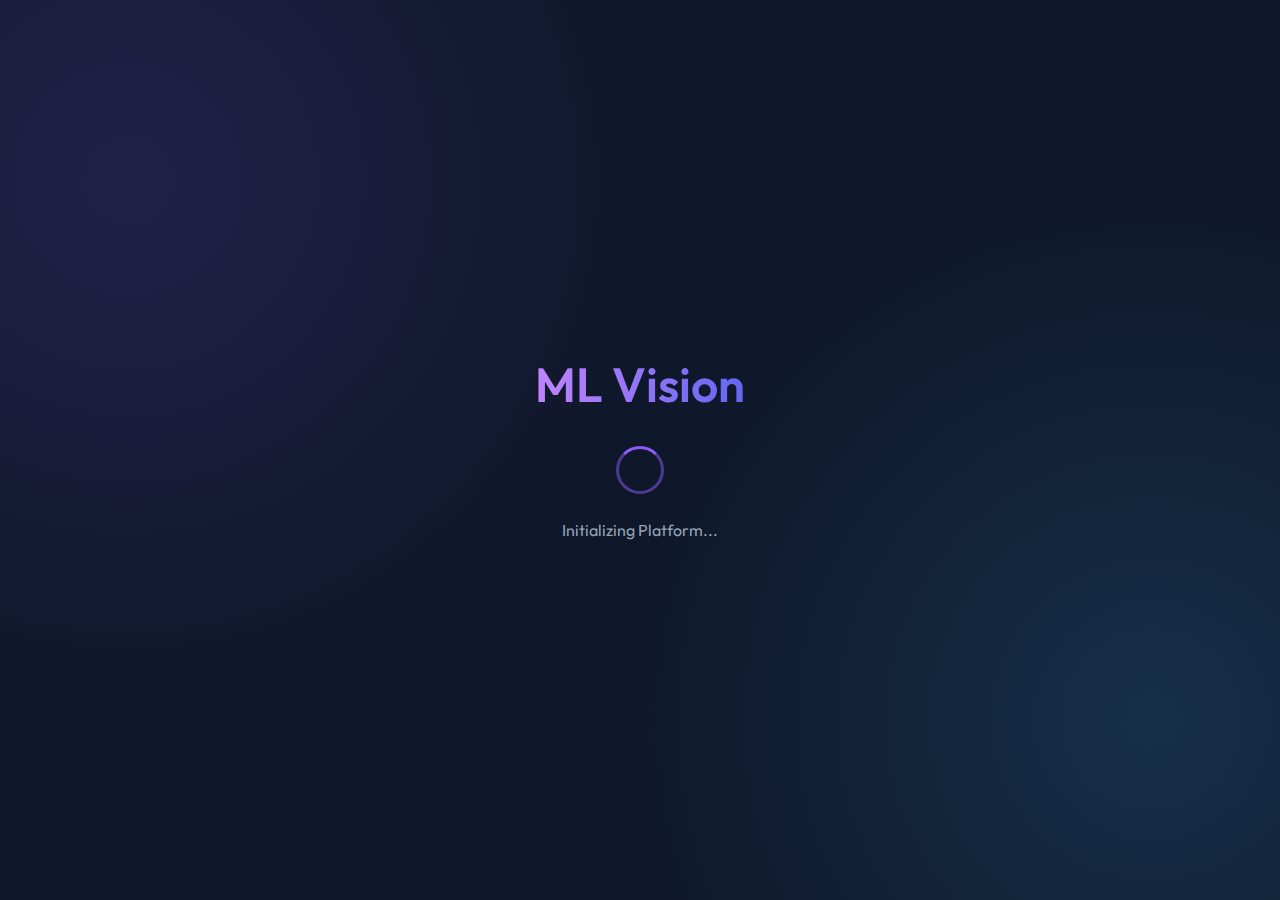
<file: index.html>
<!DOCTYPE html>
<html lang="en">
<head>
    <meta charset="UTF-8">
    <meta name="viewport" content="width=device-width, initial-scale=1.0">
    <title>ML Platform - Welcome</title>
    <link rel="stylesheet" href="active_styles/style.css">
    <style>
        /* Specific splash animations */
        .splash-loader {
            width: 48px;
            height: 48px;
            border: 3px solid var(--primary-glow);
            border-radius: 50%;
            border-top-color: var(--primary);
            animation: spin 1s linear infinite;
        }
        @keyframes spin { 100% { transform: rotate(360deg); } }
    </style>
</head>
<body>
    <div class="full-screen">
        <div style="text-align: center;">
            <h1 class="text-gradient" style="font-size: 3rem; margin-bottom: 2rem;">ML Vision</h1>
            <div class="flex-center">
                <div class="splash-loader"></div>
            </div>
            <p style="margin-top: 1.5rem;">Initializing Platform...</p>
        </div>
    </div>

    <script>
        // Simulate checking auth and redirect
        setTimeout(() => {
            window.location.href = 'login.html';
        }, 1500);
    </script>
</body>
</html>
</file>
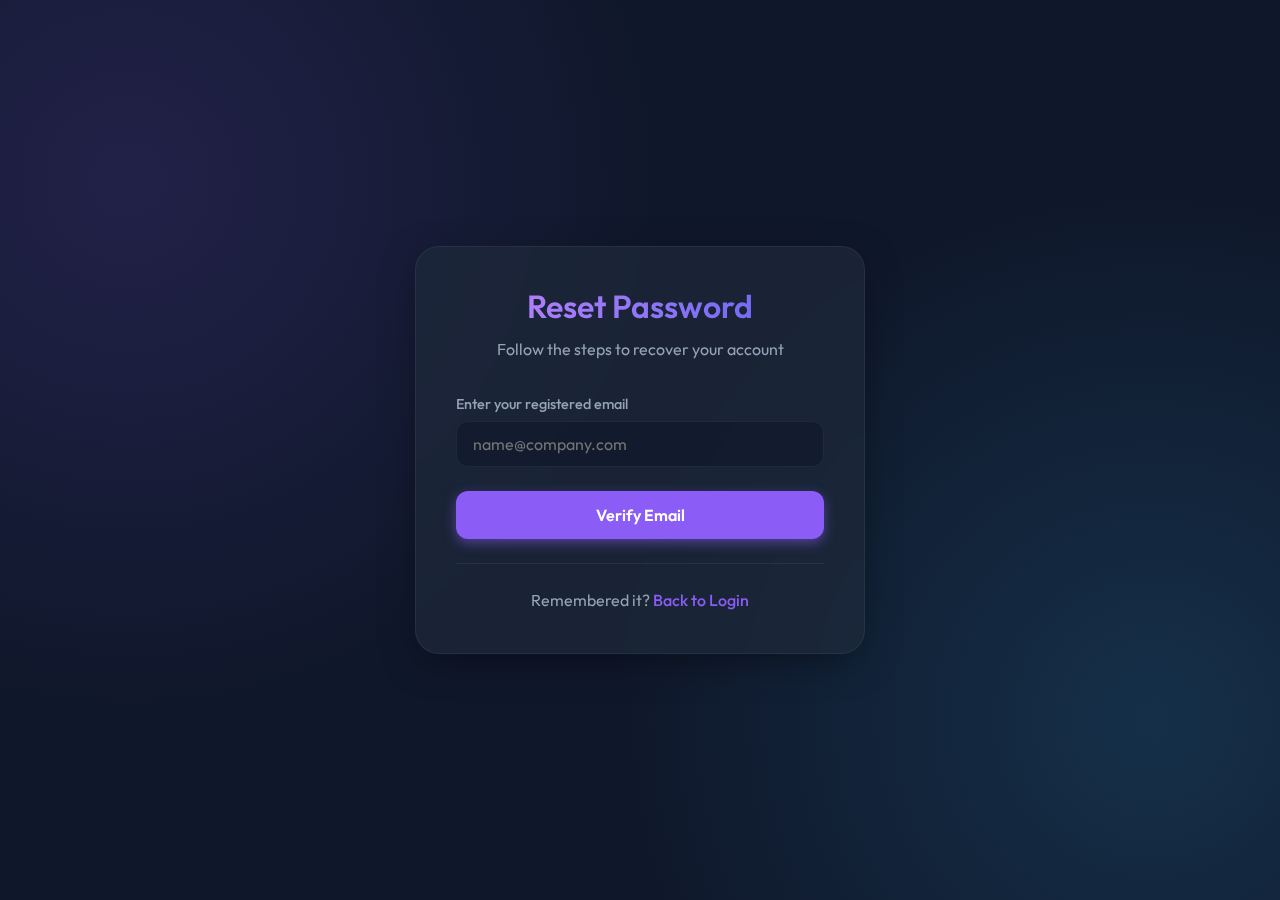
<file: forgot_password.html>
<!DOCTYPE html>
<html lang="en">

<head>
    <meta charset="UTF-8">
    <meta name="viewport" content="width=device-width, initial-scale=1.0">
    <title>Forgot Password - ML Vision</title>
    <link rel="stylesheet" href="active_styles/style.css">
    <style>
        .step-container {
            transition: all 0.3s ease;
        }

        .hidden {
            display: none;
        }
    </style>
</head>

<body>
    <div class="full-screen">
        <div class="glass-card">
            <div style="text-align: center; margin-bottom: 2rem;">
                <h2 class="text-gradient">Reset Password</h2>
                <p>Follow the steps to recover your account</p>
            </div>

            <!-- Step 1: Verify Email -->
            <div id="step1" class="step-container">
                <form id="emailForm" onsubmit="verifyEmail(event)">
                    <div class="form-group">
                        <label class="label" for="email">Enter your registered email</label>
                        <input type="email" id="email" class="input-field" placeholder="name@company.com" required>
                    </div>
                    <button type="submit" class="btn btn-primary" id="verifyBtn">Verify Email</button>
                </form>
            </div>

            <!-- Step 2: New Password (Hidden) -->
            <div id="step2" class="step-container hidden">
                <form id="resetForm" onsubmit="resetPassword(event)">
                    <div class="form-group">
                        <label class="label" for="newPassword">New Password</label>
                        <input type="password" id="newPassword" class="input-field" placeholder="••••••••" required>
                    </div>
                    <div class="form-group">
                        <label class="label" for="confirmPassword">Confirm Password</label>
                        <input type="password" id="confirmPassword" class="input-field" placeholder="••••••••" required>
                    </div>
                    <button type="submit" class="btn btn-primary" id="resetBtn">Update Password</button>
                </form>
            </div>

            <div
                style="text-align: center; margin-top: 1.5rem; border-top: 1px solid var(--border-color); padding-top: 1.5rem;">
                <p>Remembered it? <a href="login.html" class="link">Back to Login</a></p>
            </div>
        </div>
    </div>

    <!-- Toast -->
    <div id="toast"
        style="position: fixed; bottom: 20px; right: 20px; background: var(--bg-card); border: 1px solid var(--primary); padding: 1rem 1.5rem; border-radius: var(--radius-md); transform: translateY(100px); opacity: 0; transition: all 0.5s ease; box-shadow: 0 10px 30px rgba(0,0,0,0.5); z-index: 100;">
        <span id="toastMsg">Notification</span>
    </div>

    <script>
        // Use the same API URL logic as app.js
        const API_URL = 'http://localhost:5000';
        let verifiedEmail = '';

        function showToast(msg, type = 'info') {
            const toast = document.getElementById('toast');
            const toastMsg = document.getElementById('toastMsg');
            toastMsg.textContent = msg;

            if (type === 'error') {
                toast.style.borderColor = '#ef4444';
                toastMsg.style.color = '#ef4444';
            } else {
                toast.style.borderColor = 'var(--primary)';
                toastMsg.style.color = 'var(--text-main)';
            }

            toast.style.transform = 'translateY(0)';
            toast.style.opacity = '1';

            setTimeout(() => {
                toast.style.transform = 'translateY(100px)';
                toast.style.opacity = '0';
            }, 3000);
        }

        async function verifyEmail(e) {
            e.preventDefault();
            const email = document.getElementById('email').value;
            const btn = document.getElementById('verifyBtn');

            btn.textContent = 'Checking...';
            btn.disabled = true;

            try {
                const response = await fetch(`${API_URL}/check-email`, {
                    method: 'POST',
                    headers: { 'Content-Type': 'application/json' },
                    body: JSON.stringify({ email: email })
                });

                if (response.ok) {
                    verifiedEmail = email;
                    showToast('Email verified!', 'success');
                    // Switch steps
                    document.getElementById('step1').classList.add('hidden');
                    document.getElementById('step2').classList.remove('hidden');
                } else {
                    showToast('Email not found.', 'error');
                }
            } catch (error) {
                console.error(error);
                showToast('Server error. Try again.', 'error');
            } finally {
                btn.textContent = 'Verify Email';
                btn.disabled = false;
            }
        }

        async function resetPassword(e) {
            e.preventDefault();
            const p1 = document.getElementById('newPassword').value;
            const p2 = document.getElementById('confirmPassword').value;
            const btn = document.getElementById('resetBtn');

            if (p1 !== p2) {
                showToast('Passwords do not match!', 'error');
                return;
            }

            btn.textContent = 'Updating...';
            btn.disabled = true;

            try {
                const response = await fetch(`${API_URL}/reset-password`, {
                    method: 'POST',
                    headers: { 'Content-Type': 'application/json' },
                    body: JSON.stringify({
                        email: verifiedEmail,
                        password: p1
                    })
                });

                if (response.ok) {
                    showToast('Password updated successfully!', 'success');
                    setTimeout(() => {
                        window.location.href = 'login.html';
                    }, 1500);
                } else {
                    const data = await response.json();
                    showToast(data.error || 'Update failed', 'error');
                }
            } catch (error) {
                console.error(error);
                showToast('Server error', 'error');
            } finally {
                btn.textContent = 'Update Password';
                btn.disabled = false;
            }
        }
    </script>
</body>

</html>
</file>
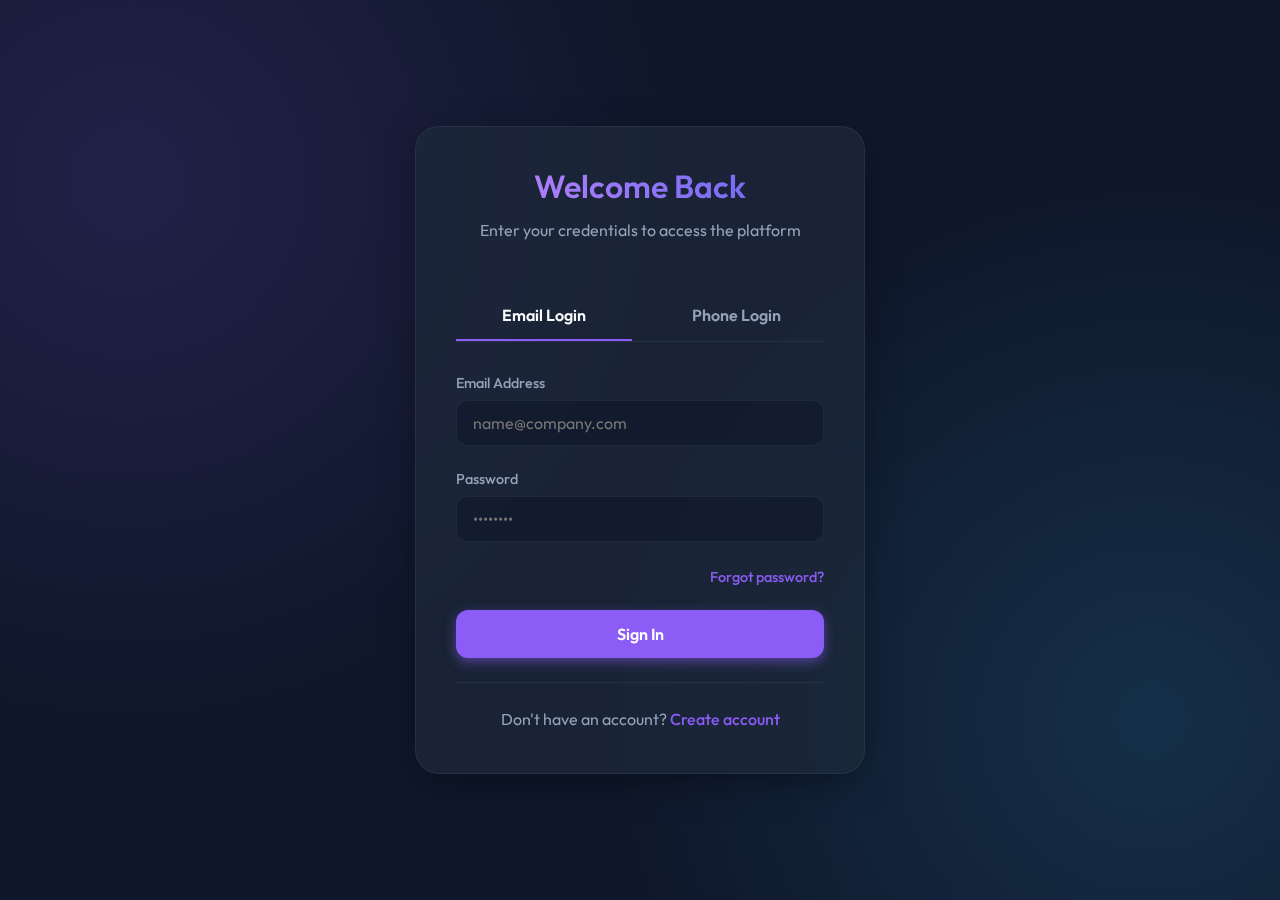
<file: login.html>
<!DOCTYPE html>
<html lang="en">

<head>
    <meta charset="UTF-8">
    <meta name="viewport" content="width=device-width, initial-scale=1.0">
    <title>Login - ML Vision</title>
    <link rel="stylesheet" href="active_styles/style.css">
</head>

<body>
    <div class="full-screen">
        <div class="glass-card">
            <div style="text-align: center; margin-bottom: 2rem;">
                <h2 class="text-gradient">Welcome Back</h2>
                <p>Enter your credentials to access the platform</p>
            </div>

            <!-- Login Type Toggle -->
            <div style="display: flex; gap: 1rem; margin-bottom: 2rem; border-bottom: 1px solid var(--border-color);">
                <button id="tabEmail" class="btn btn-secondary"
                    style="border: none; border-bottom: 2px solid var(--primary); border-radius: 0; color: var(--text-main); flex: 1;"
                    onclick="switchLoginTab('email')">Email Login</button>
                <button id="tabPhone" class="btn btn-secondary"
                    style="border: none; border-bottom: 2px solid transparent; border-radius: 0; flex: 1;"
                    onclick="switchLoginTab('phone')">Phone Login</button>
            </div>

            <!-- Email Login Form -->
            <form id="loginForm">
                <div class="form-group">
                    <label class="label" for="email">Email Address</label>
                    <input type="email" id="email" class="input-field" placeholder="name@company.com" required>
                </div>

                <div class="form-group">
                    <label class="label" for="password">Password</label>
                    <input type="password" id="password" class="input-field" placeholder="••••••••" required>
                </div>

                <div style="margin-bottom: 1.5rem; text-align: right;">
                    <a href="forgot_password.html" class="link" style="font-size: 0.9rem;">Forgot password?</a>
                </div>

                <button type="submit" class="btn btn-primary">Sign In</button>
            </form>

            <!-- Phone Login Form -->
            <form id="loginPhoneForm" style="display: none;">
                <div id="phoneStep1">
                    <div class="form-group">
                        <label class="label" for="loginPhone">Phone Number</label>
                        <input type="tel" id="loginPhone" class="input-field" placeholder="+1234567890">
                    </div>
                    <button type="button" id="getOtpBtn" class="btn btn-primary" onclick="requestLoginOTP()">Get
                        OTP</button>
                </div>

                <div id="phoneStep2" style="display: none;">
                    <div class="form-group">
                        <label class="label" for="loginOtp">Enter OTP</label>
                        <input type="text" id="loginOtp" class="input-field" placeholder="123456" maxlength="6">
                        <p style="font-size: 0.8rem; margin-top: 0.5rem; color: var(--text-muted);">OTP sent to your
                            email.</p>
                    </div>
                    <button type="submit" class="btn btn-primary">Verify & Login</button>
                    <button type="button" class="btn btn-secondary" style="margin-top: 0.5rem;"
                        onclick="resetPhoneLogin()">Back</button>
                </div>
            </form>

            <div
                style="text-align: center; margin-top: 1.5rem; border-top: 1px solid var(--border-color); padding-top: 1.5rem;">
                <p>Don't have an account? <a href="register.html" class="link">Create account</a></p>
            </div>
        </div>
    </div>

    <!-- Toast Container -->
    <div id="toast"
        style="position: fixed; bottom: 20px; right: 20px; background: var(--bg-card); border: 1px solid var(--primary); padding: 1rem 1.5rem; border-radius: var(--radius-md); transform: translateY(100px); opacity: 0; transition: all 0.5s ease; box-shadow: 0 10px 30px rgba(0,0,0,0.5); z-index: 100;">
        <span id="toastMsg">Notification</span>
    </div>

    <script src="scripts/app.js"></script>
</body>

</html>
</file>
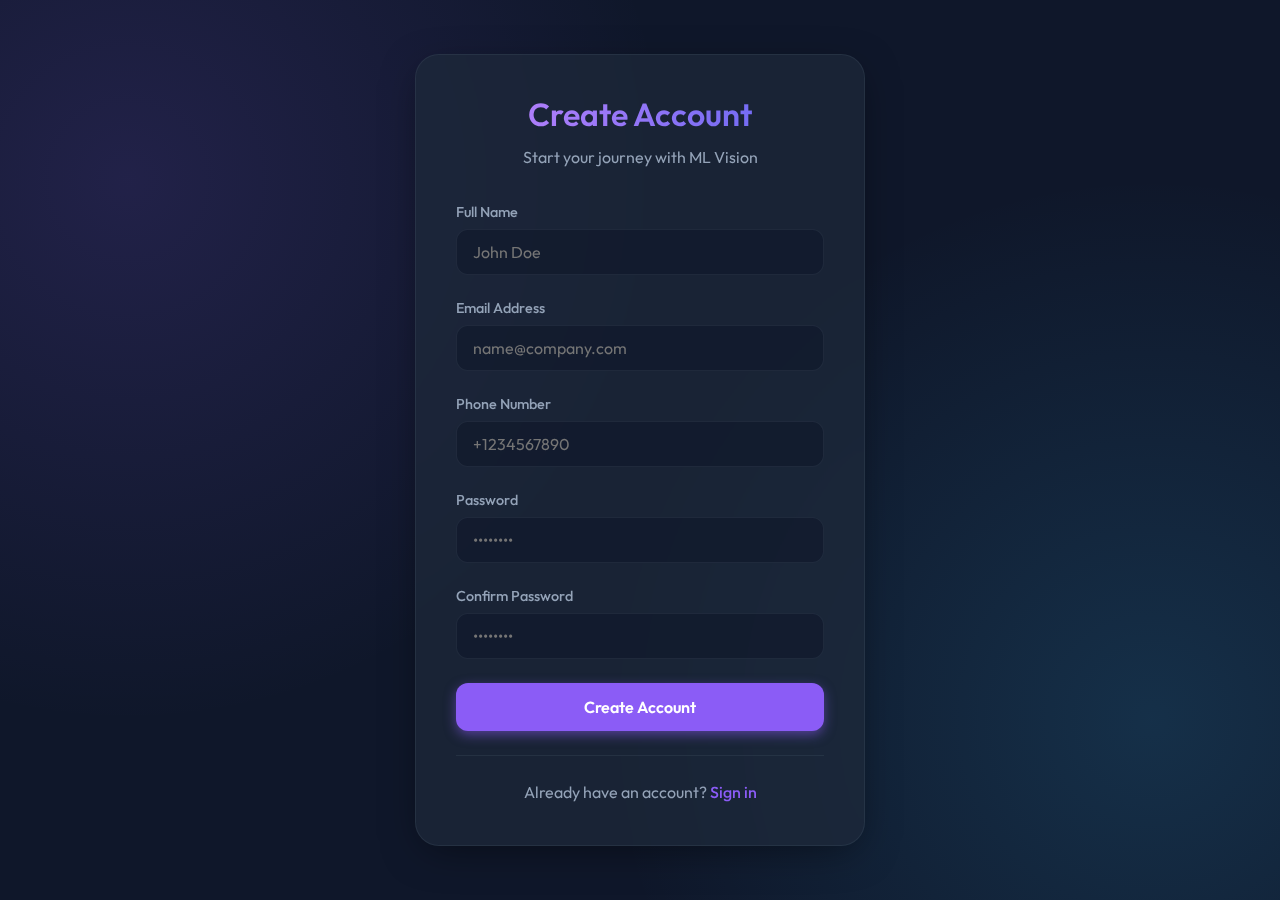
<file: register.html>
<!DOCTYPE html>
<html lang="en">

<head>
    <meta charset="UTF-8">
    <meta name="viewport" content="width=device-width, initial-scale=1.0">
    <title>Register - ML Vision</title>
    <link rel="stylesheet" href="active_styles/style.css">
</head>

<body>
    <div class="full-screen">
        <div class="glass-card">
            <div style="text-align: center; margin-bottom: 2rem;">
                <h2 class="text-gradient">Create Account</h2>
                <p>Start your journey with ML Vision</p>
            </div>

            <form id="registerForm">
                <div class="form-group">
                    <label class="label" for="name">Full Name</label>
                    <input type="text" id="name" class="input-field" placeholder="John Doe" required>
                </div>

                <div class="form-group">
                    <label class="label" for="email">Email Address</label>
                    <input type="email" id="email" class="input-field" placeholder="name@company.com" required>
                </div>

                <div class="form-group">
                    <label class="label" for="phone">Phone Number</label>
                    <input type="tel" id="phone" class="input-field" placeholder="+1234567890" required>
                </div>

                <div class="form-group">
                    <label class="label" for="password">Password</label>
                    <input type="password" id="password" class="input-field" placeholder="••••••••" required>
                </div>

                <div class="form-group">
                    <label class="label" for="confirmPassword">Confirm Password</label>
                    <input type="password" id="confirmPassword" class="input-field" placeholder="••••••••" required>
                </div>

                <button type="submit" class="btn btn-primary">Create Account</button>
            </form>

            <div
                style="text-align: center; margin-top: 1.5rem; border-top: 1px solid var(--border-color); padding-top: 1.5rem;">
                <p>Already have an account? <a href="login.html" class="link">Sign in</a></p>
            </div>
        </div>
    </div>

    <!-- Toast Container (Required for app.js) -->
    <div id="toast"
        style="position: fixed; bottom: 20px; right: 20px; background: var(--bg-card); border: 1px solid var(--primary); padding: 1rem 1.5rem; border-radius: var(--radius-md); transform: translateY(100px); opacity: 0; transition: all 0.5s ease; box-shadow: 0 10px 30px rgba(0,0,0,0.5); z-index: 100;">
        <span id="toastMsg">Notification</span>
    </div>

    <script src="scripts/app.js"></script>
</body>

</html>
</file>
<file: active_styles/style.css>
/* 
   Theme Name: ML Platform Modern UI
   Font: 'Outfit', sans-serif
*/

@import url('https://fonts.googleapis.com/css2?family=Outfit:wght@300;400;500;600;700&display=swap');

:root {
    /* Colors */
    --bg-dark: #0f172a;
    --bg-card: rgba(30, 41, 59, 0.7);
    --bg-card-hover: rgba(51, 65, 85, 0.8);

    --primary: #8b5cf6;
    /* Violet 500 */
    --primary-hover: #7c3aed;
    /* Violet 600 */
    --primary-glow: rgba(139, 92, 246, 0.5);

    --text-main: #f8fafc;
    --text-muted: #94a3b8;

    --border-color: rgba(148, 163, 184, 0.1);
    --border-focus: rgba(139, 92, 246, 0.5);

    /* Spacing & Layout */
    --radius-sm: 8px;
    --radius-md: 12px;
    --radius-lg: 16px;
    --radius-xl: 24px;

    /* Effects */
    --shadow-main: 0 10px 40px -10px rgba(0, 0, 0, 0.5);
    --glass-blur: blur(12px);
    --transition: all 0.3s cubic-bezier(0.4, 0, 0.2, 1);
}

* {
    margin: 0;
    padding: 0;
    box-sizing: border-box;
    font-family: 'Outfit', sans-serif;
}

body {
    background-color: var(--bg-dark);
    color: var(--text-main);
    min-height: 100vh;
    display: flex;
    flex-direction: column;
    overflow-x: hidden;
    /* Abstract background shapes */
    background-image:
        radial-gradient(circle at 10% 20%, rgba(139, 92, 246, 0.15) 0%, transparent 40%),
        radial-gradient(circle at 90% 80%, rgba(56, 189, 248, 0.15) 0%, transparent 40%);
}

/* Utilities */
.container {
    width: 100%;
    max-width: 1200px;
    margin: 0 auto;
    padding: 0 20px;
}

.flex-center {
    display: flex;
    justify-content: center;
    align-items: center;
}

.full-screen {
    min-height: 100vh;
    width: 100%;
    display: flex;
    align-items: center;
    justify-content: center;
}

/* Typography */
h1,
h2,
h3,
h4 {
    font-weight: 600;
    line-height: 1.2;
    color: var(--text-main);
}

h1 {
    font-size: 2.5rem;
    margin-bottom: 1rem;
}

h2 {
    font-size: 2rem;
    margin-bottom: 0.75rem;
}

p {
    color: var(--text-muted);
    line-height: 1.6;
}

.text-gradient {
    background: linear-gradient(to right, #c084fc, #6366f1);
    -webkit-background-clip: text;
    -webkit-text-fill-color: transparent;
}

/* Components: Card */
.glass-card {
    background: var(--bg-card);
    backdrop-filter: var(--glass-blur);
    -webkit-backdrop-filter: var(--glass-blur);
    border: 1px solid var(--border-color);
    border-radius: var(--radius-xl);
    box-shadow: var(--shadow-main);
    padding: 2.5rem;
    width: 100%;
    max-width: 450px;
    animation: fadeIn 0.6s ease-out;
}

/* Components: Inputs */
.form-group {
    margin-bottom: 1.5rem;
}

.label {
    display: block;
    margin-bottom: 0.5rem;
    font-size: 0.9rem;
    font-weight: 500;
    color: var(--text-muted);
}

.input-field {
    width: 100%;
    padding: 12px 16px;
    background: rgba(15, 23, 42, 0.6);
    border: 1px solid var(--border-color);
    border-radius: var(--radius-md);
    color: var(--text-main);
    font-size: 1rem;
    transition: var(--transition);
}

.input-field:focus {
    outline: none;
    border-color: var(--primary);
    box-shadow: 0 0 0 4px rgba(139, 92, 246, 0.1);
}

/* Components: Buttons */
.btn {
    width: 100%;
    padding: 14px 24px;
    border: none;
    border-radius: var(--radius-md);
    font-size: 1rem;
    font-weight: 600;
    cursor: pointer;
    transition: var(--transition);
    text-align: center;
    text-decoration: none;
    display: inline-block;
}

.btn-primary {
    background: var(--primary);
    color: white;
    box-shadow: 0 4px 12px var(--primary-glow);
}

.btn-primary:hover {
    background: var(--primary-hover);
    transform: translateY(-2px);
    box-shadow: 0 8px 20px var(--primary-glow);
}

.btn-secondary {
    background: transparent;
    border: 1px solid var(--border-color);
    color: var(--text-muted);
    margin-top: 1rem;
}

.btn-secondary:hover {
    background: rgba(255, 255, 255, 0.05);
    color: var(--text-main);
}

/* Links */
.link {
    color: var(--primary);
    text-decoration: none;
    font-weight: 500;
    transition: var(--transition);
}

.link:hover {
    text-decoration: underline;
}

/* Animations */
@keyframes fadeIn {
    from {
        opacity: 0;
        transform: translateY(20px);
    }

    to {
        opacity: 1;
        transform: translateY(0);
    }
}

@keyframes float {
    0% {
        transform: translateY(0px);
    }

    50% {
        transform: translateY(-10px);
    }

    100% {
        transform: translateY(0px);
    }
}

/* Dashboard Specifics */
.sidebar {
    width: 250px;
    background: var(--bg-card);
    border-right: 1px solid var(--border-color);
    padding: 2rem 1rem;
    display: flex;
    flex-direction: column;
}

.main-content {
    flex: 1;
    padding: 2rem;
    overflow-y: auto;
}

.nav-item {
    padding: 12px 16px;
    color: var(--text-muted);
    text-decoration: none;
    border-radius: var(--radius-sm);
    margin-bottom: 0.5rem;
    transition: var(--transition);
    display: flex;
    align-items: center;
    gap: 12px;
}

.nav-item.active,
.nav-item:hover {
    background: rgba(139, 92, 246, 0.1);
    color: var(--primary);
}

.upload-zone {
    border: 2px dashed var(--border-color);
    border-radius: var(--radius-xl);
    padding: 4rem 2rem;
    text-align: center;
    transition: var(--transition);
    cursor: pointer;
    background: rgba(15, 23, 42, 0.3);
}

.upload-zone:hover,
.upload-zone.drag-over {
    border-color: var(--primary);
    background: rgba(139, 92, 246, 0.05);
}

.prediction-card {
    background: linear-gradient(135deg, rgba(30, 41, 59, 0.9), rgba(15, 23, 42, 0.9));
    border: 1px solid var(--border-color);
    border-radius: var(--radius-lg);
    overflow: hidden;
}

/* Profile Dropdown Styles */
.profile-container {
    position: relative;
    padding: 0.5rem;
    border-radius: var(--radius-md);
    transition: var(--transition);
    cursor: pointer;
}

.profile-container:hover {
    background: rgba(255, 255, 255, 0.03);
}

.profile-dropdown {
    position: absolute;
    top: 100%;
    right: 0;
    width: 220px;
    background: rgba(15, 23, 42, 0.95);
    backdrop-filter: blur(16px);
    -webkit-backdrop-filter: blur(16px);
    border: 1px solid var(--border-color);
    border-radius: var(--radius-md);
    padding: 0.75rem;
    box-shadow: 0 10px 40px -5px rgba(0, 0, 0, 0.5);
    display: none;
    flex-direction: column;
    z-index: 100;
    margin-top: 0.5rem;
    animation: slideDown 0.2s ease-out;
}

@keyframes slideDown {
    from {
        opacity: 0;
        transform: translateY(-10px);
    }

    to {
        opacity: 1;
        transform: translateY(0);
    }
}

.profile-container:hover .profile-dropdown {
    display: flex;
}

.dropdown-header {
    padding: 0.5rem 0.75rem;
    margin-bottom: 0.5rem;
    border-bottom: 1px solid var(--border-color);
    color: var(--text-muted);
}

.dropdown-header strong {
    color: var(--text-main);
}

.dropdown-item {
    padding: 0.75rem;
    border-radius: var(--radius-sm);
    color: var(--text-muted);
    text-decoration: none;
    transition: var(--transition);
    display: flex;
    align-items: center;
    gap: 0.75rem;
    font-size: 0.95rem;
}

.dropdown-item:hover {
    background: rgba(139, 92, 246, 0.1);
    /* Primary tint */
    color: var(--text-main);
}

.dropdown-item svg {
    opacity: 0.7;
}

/* Modal Styles */
.modal {
    position: fixed;
    top: 0;
    left: 0;
    width: 100%;
    height: 100%;
    background: rgba(15, 23, 42, 0.8);
    backdrop-filter: blur(4px);
    display: none;
    align-items: center;
    justify-content: center;
    z-index: 1000;
    opacity: 0;
    transition: opacity 0.3s ease;
}

.modal.show {
    display: flex;
    opacity: 1;
}

.modal-content {
    background: var(--bg-card);
    border: 1px solid var(--border-color);
    border-radius: var(--radius-xl);
    padding: 2rem;
    width: 90%;
    max-width: 400px;
    box-shadow: var(--shadow-main);
    transform: translateY(20px);
    transition: transform 0.3s ease;
}

.modal.show .modal-content {
    transform: translateY(0);
}

/* Default: Hide Mobile Top Bar on Desktop */
.mobile-top-bar {
    display: none;
}

/* Responsive Design */
@media (max-width: 900px) {
    #view-dashboard {
        grid-template-columns: 1fr !important;
    }
}

@media (max-width: 768px) {

    /* Layout */
    .dashboard-container {
        flex-direction: column;
    }

    /* Mobile Top Bar */
    .mobile-top-bar {
        position: fixed;
        top: 0;
        left: 0;
        width: 100%;
        height: 64px;
        background: rgba(15, 23, 42, 0.95);
        backdrop-filter: blur(12px);
        -webkit-backdrop-filter: blur(12px);
        z-index: 200;
        display: flex;
        align-items: center;
        padding: 0 1rem;
        border-bottom: 1px solid var(--border-color);
        gap: 1rem;
    }

    .mobile-top-bar #mobileMenuBtn {
        display: flex;
        width: 40px;
        height: 40px;
        padding: 0;
        background: transparent;
        border: 1px solid var(--border-color);
        border-radius: 50%;
        color: var(--text-main);
        align-items: center;
        justify-content: center;
        /* Reset any previous styles */
        position: static;
        margin: 0;
    }

    /* Sidebar Off-canvas */
    .sidebar {
        position: fixed;
        top: 0;
        left: -280px;
        height: 100vh;
        width: 260px;
        z-index: 300;
        /* Must be above top bar */
        transition: transform 0.3s cubic-bezier(0.4, 0, 0.2, 1);
        transform: translateX(0);
        box-shadow: 5px 0 30px rgba(0, 0, 0, 0.5);
        padding-top: 1rem;
    }

    .sidebar.active {
        transform: translateX(280px);
    }

    #sidebarOverlay {
        z-index: 250;
        /* Between top bar and sidebar */
    }

    #sidebarOverlay.active {
        display: block !important;
    }

    /* Main Content Adjustments */
    .main-content {
        padding: 1.5rem;
        padding-top: 5.5rem;
        /* 64px (bar) + extra space */
    }

    /* Center Header Content on Mobile */
    .main-content header {
        flex-direction: column;
        text-align: center;
        gap: 1.5rem;
    }

    .profile-container {
        width: 100%;
        justify-content: center;
    }

    /* Grid Stacking */
    #view-dashboard {
        grid-template-columns: 1fr !important;
        gap: 1.5rem;
    }

    /* Typography adjustment */
    h1 {
        font-size: 2rem;
    }

    h2 {
        font-size: 1.75rem;
    }

    /* Adjust Profile Dropdown for mobile (Bottom Sheet style) */
    .profile-dropdown {
        right: 0;
        left: 0;
        width: 100%;
        position: fixed;
        top: auto;
        bottom: 0;
        margin-top: 0;
        border-radius: var(--radius-lg) var(--radius-lg) 0 0;
        animation: slideUp 0.3s ease-out;
        z-index: 400;
        border-bottom: none;
    }

    @keyframes slideUp {
        from {
            transform: translateY(100%);
        }

        to {
            transform: translateY(0);
        }
    }

    /* Hide large upload icon on super small screens to save space */
    .upload-zone svg {
        width: 40px;
        height: 40px;
    }

    .sidebar-close-btn {
        display: block !important;
        position: absolute;
        top: 1rem;
        right: 1rem;
        background: transparent;
        border: none;
        color: var(--text-muted);
        cursor: pointer;
    }
}

.sidebar-close-btn {
    display: none;
}

/* Hidden on desktop */
</file>
